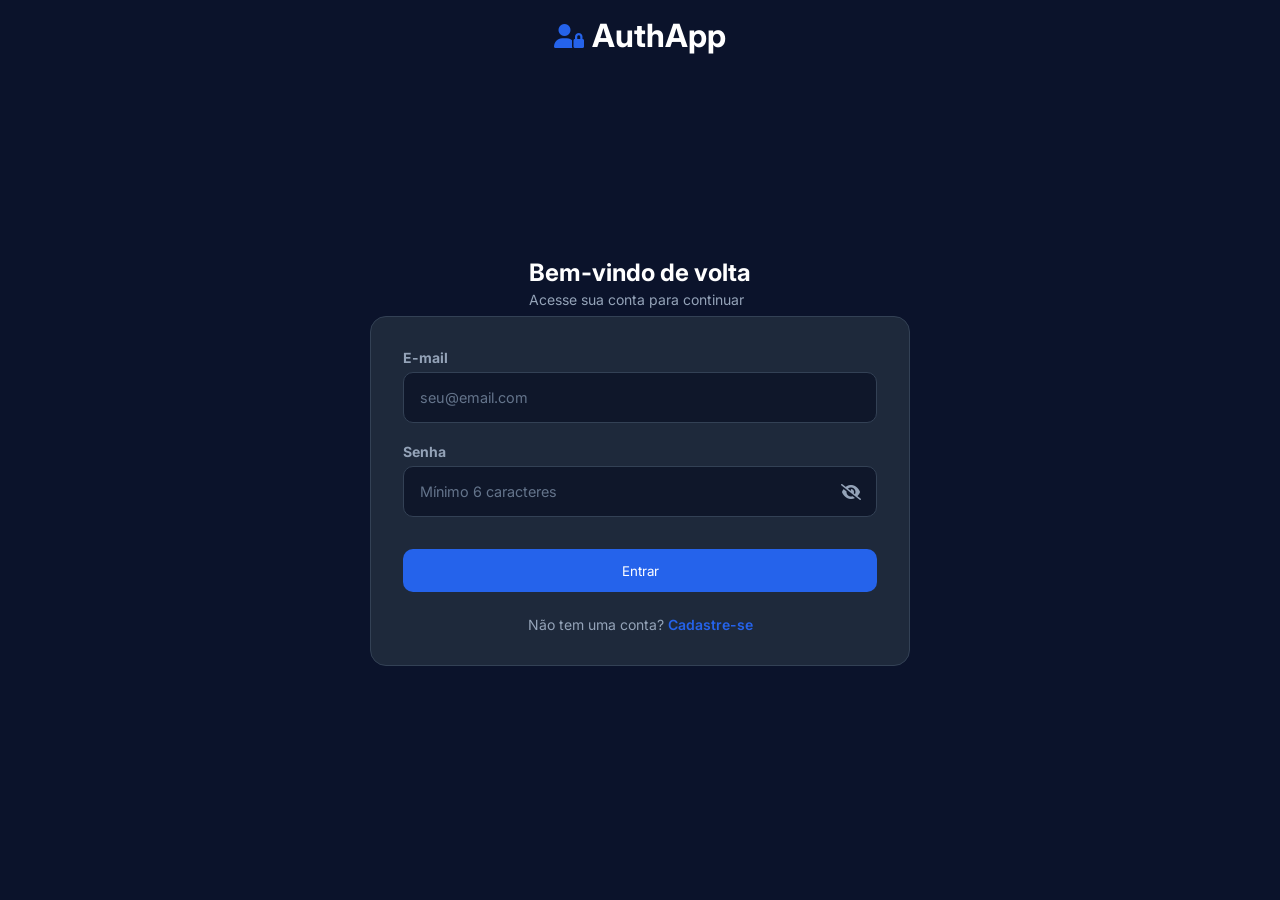
<file: frontend/index.html>
<!DOCTYPE html>
<html lang="pt-br">

<head>
    <meta charset="UTF-8">
    <meta name="viewport" content="width=device-width, initial-scale=1.0">
    <title>AuthApp - Login</title>
    <link rel="stylesheet" href="https://cdnjs.cloudflare.com/ajax/libs/font-awesome/6.5.1/css/all.min.css">
    <link rel="stylesheet" href="css/global.css">
    <link rel="stylesheet" href="css/auth.css">
</head>

<body>
    <header class="header">
        <div class="logo-container">
            <i class="fa-solid fa-user-lock logo"></i>
            <span class="logo-text">AuthApp</span>
        </div>
    </header>
    <main class="container">
        <div class="form-header">
            <h2 class="title-form-header">Bem-vindo de volta</h2>
            <p class="paragraph-form-header">Acesse sua conta para continuar</p>
        </div>

        <div id="mensagem-feedback" class="feedback-message" style="display: none;"></div>

        <div class="form-card">
            <form id="form-login" method="POST" novalidate>
                <div class="field email">
                    <label for="email" class="text-field">E-mail</label>
                    <input type="email" id="email" name="email" placeholder="seu@email.com" autocomplete="email"
                        required>
                </div>

                <div class="field password-field">
                    <label for="senha" class="text-field">Senha</label>
                    <div class="input-wrapper">
                        <input type="password" id="senha" name="senha" placeholder="Mínimo 6 caracteres" minlength="6"
                            required>
                        <i class="fa-solid fa-eye-slash toggle-password" id="toggle-senha"></i>
                    </div>
                </div>

                <button type="submit" class="btn-primary">Entrar</button>

                <div class="form-footer">
                    <p>Não tem uma conta? <a href="cadastro.html"><span>Cadastre-se</span></a></p>
                </div>
            </form>
        </div>
    </main>

    <script type="module" src="js/pages/login.js"></script>
</body>

</html>
</file>
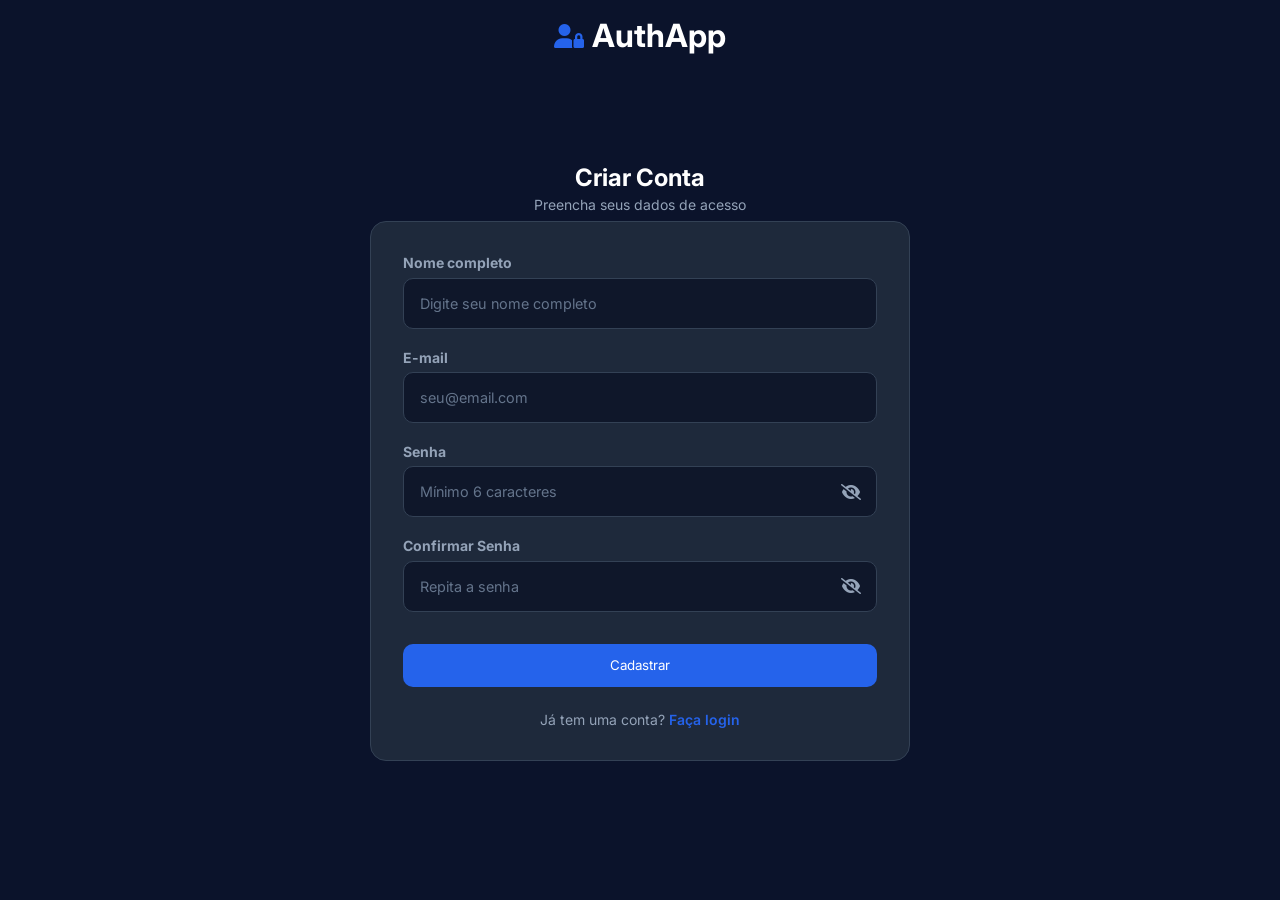
<file: frontend/cadastro.html>
<!DOCTYPE html>
<html lang="pt-br">

<head>
    <meta charset="UTF-8">
    <meta name="viewport" content="width=device-width, initial-scale=1.0">
    <title>AuthApp - Criar Conta</title>
    <link rel="stylesheet" href="https://cdnjs.cloudflare.com/ajax/libs/font-awesome/6.5.1/css/all.min.css">
    <link rel="stylesheet" href="css/global.css">
    <link rel="stylesheet" href="css/auth.css">
</head>

<body>
    <header class="header">
        <div class="logo-container">
            <i class="fa-solid fa-user-lock logo"></i>
            <span class="logo-text">AuthApp</span>
        </div>
    </header>
    <main class="container">
        <div class="form-header">
            <h2 class="title-form-header">Criar Conta</h2>
            <p class="paragraph-form-header">Preencha seus dados de acesso</p>
        </div>

        <div id="mensagem-feedback" class="feedback-message" style="display: none;"></div>

        <div class="form-card">
            <form id="form-cadastro" novalidate>
                <div class="field name">
                    <label for="nome" class="text-field">Nome completo</label>
                    <input type="text" id="nome" name="nome" placeholder="Digite seu nome completo" autocomplete="name"
                        required>
                </div>

                <div class="field email">
                    <label for="email" class="text-field">E-mail</label>
                    <input type="email" id="email" name="email" placeholder="seu@email.com" autocomplete="email"
                        required>
                </div>

                <div class="field password-field">
                    <label for="senha" class="text-field">Senha</label>
                    <div class="input-wrapper">
                        <input type="password" id="senha" name="senha" placeholder="Mínimo 6 caracteres" minlength="6"
                            required>
                        <i class="fa-solid fa-eye-slash toggle-password" id="toggle-senha"></i>
                    </div>
                </div>

                <div class="field password-field">
                    <label for="confirmarSenha" class="text-field">Confirmar Senha</label>
                    <div class="input-wrapper">
                        <input type="password" id="confirmarSenha" name="confirmarSenha" placeholder="Repita a senha"
                            minlength="6" required>
                        <i class="fa-solid fa-eye-slash toggle-password" id="toggle-confirmarSenha"></i>
                    </div>
                </div>

                <button type="submit" class="btn-primary">Cadastrar</button>

                <div class="form-footer">
                    <p>Já tem uma conta? <a href="index.html"><span>Faça login</span></a></p>
                </div>
            </form>
        </div>
    </main>

    <script type="module" src="js/pages/cadastro.js"></script>
</body>

</html>
</file>
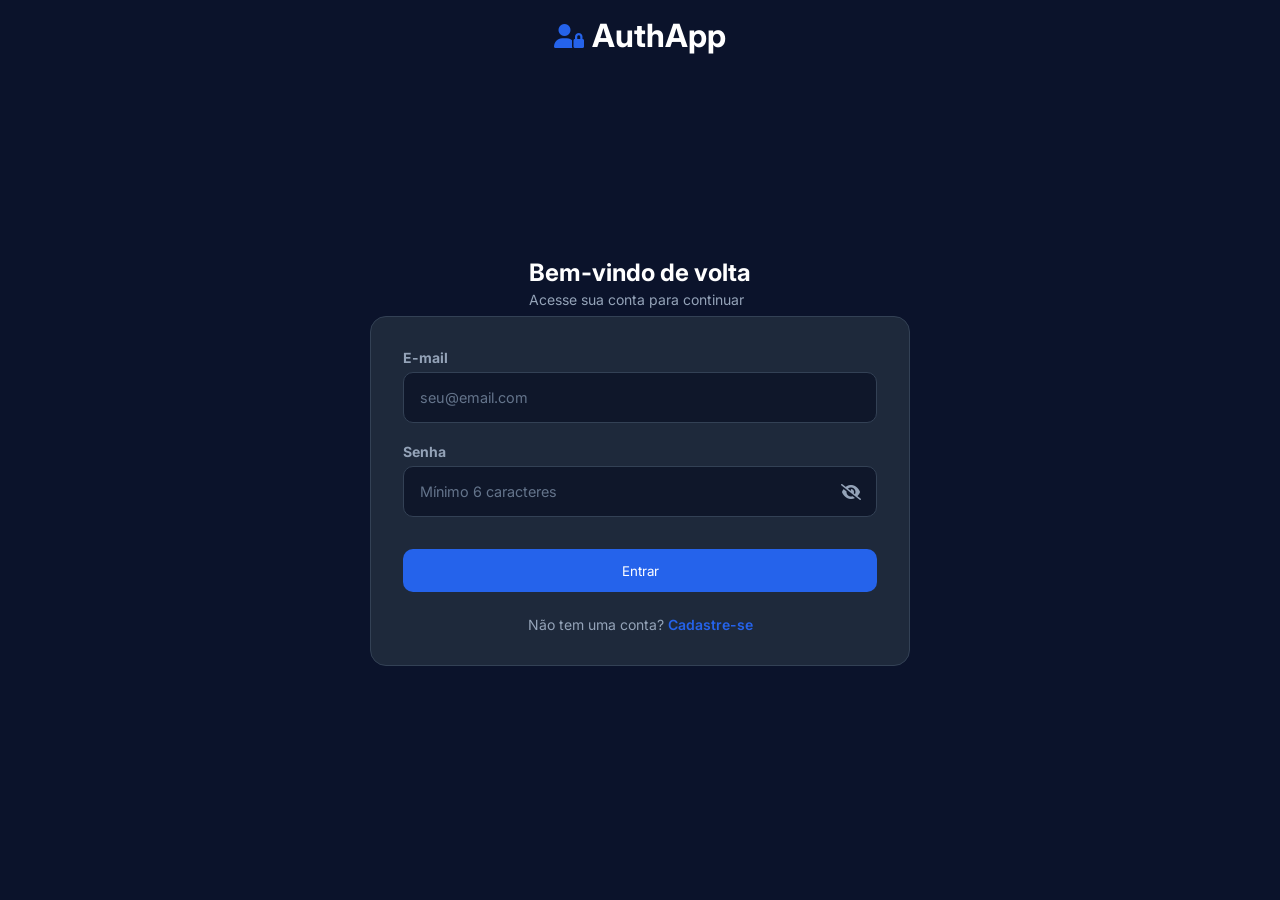
<file: frontend/perfil.html>
<!DOCTYPE html>
<html lang="pt-br">

<head>
    <meta charset="UTF-8">
    <meta name="viewport" content="width=device-width, initial-scale=1.0">
    <title>AuthApp - Perfil</title>
    <link rel="stylesheet" href="https://cdnjs.cloudflare.com/ajax/libs/font-awesome/6.5.1/css/all.min.css">
    <link rel="stylesheet" href="css/global.css">
    <link rel="stylesheet" href="css/perfil.css">
</head>

<body>
    <!-- Navbar limpa e alinhada ao protótipo -->
    <header class="navbar">
        <div class="nav-brand">
            <i class="fa-solid fa-user-lock logo"></i>
            <span class="logo-text">AuthApp</span>
        </div>
        <div class="nav-user-actions">
            <span id="nav-saudacao" class="nav-saudacao"></span>
            <button id="btn-logout" class="btn-logout" type="button" aria-label="Encerrar sessão">
                <span>Sair</span>
                <i class="fa-solid fa-arrow-right-from-bracket"></i>
            </button>
        </div>
    </header>

    <main class="perfil-container">
        <!-- Container de Alertas e Feedbacks -->
        <div id="mensagem-feedback" class="feedback-message" style="display: none;"></div>

        <div class="perfil-wrapper">
            <!-- Bloco 1: Card de Apresentação / Sidebar no Desktop -->
            <aside class="perfil-sidebar">
                <section class="card-usuario">
                    <div class="avatar-circle">
                        <span id="avatar-iniciais">GL</span>
                    </div>
                    <h1 id="display-nome" class="usuario-nome">Carregando...</h1>
                    <p id="display-email" class="usuario-email">carregando@email.com</p>
                    <div class="status-badge">
                        <span class="status-dot"></span>
                        <span id="display-status">Conta Ativa</span>
                    </div>
                </section>

                <!-- Zona de Perigo (Integrada à sidebar no desktop) -->
                <section class="card-exclusao">
                    <h3 class="danger-titulo">Zona de Perigo</h3>
                    <p class="danger-descricao">Deseja encerrar sua conta permanentemente?</p>
                    <button type="button" id="btn-excluir" class="btn-danger">
                        Excluir minha conta
                    </button>
                </section>
            </aside>

            <!-- Bloco 2: Formulário de Edição -->
            <section class="card-editar-perfil">
                <h2 class="card-titulo">Editar Perfil</h2>
                <form id="form-editar-perfil">
                    <div class="field">
                        <label for="input-nome" class="text-field">Nome completo</label>
                        <input type="text" id="input-nome" name="nome" placeholder="Seu nome completo"
                            autocomplete="name" required>
                    </div>

                    <div class="field">
                        <label for="input-email" class="text-field">E-mail</label>
                        <input type="email" id="input-email" name="email" placeholder="seu@email.com" disabled>
                    </div>

                    <button type="submit" class="btn-primary" id="btn-salvar">
                        Salvar alterações
                    </button>
                </form>
            </section>
        </div>
    </main>

    <script type="module" src="js/pages/perfil.js"></script>
</body>

</html>
</file>
<file: frontend/css/global.css>
@import url('https://fonts.googleapis.com/css2?family=Inter:wght@400;500;600;700&display=swap');

:root {
    --bg-main: #0B132B;       /* Fundo da tela inteira */
    --bg-card: #1E293B;
    --bg-input: #0F172A;
    
    --border-color: #334155;
    --border-focus: #3B82F6;

    --text-primary: #FFFFFF;
    --text-secondary: #94A3B8;
    --text-muted: #64748B;

    --primary-blue: #2563EB;
    --primary-blue-hover: #1D4ED8;
    --danger-red: #EF4444;
    --danger-red-hover: #DC2626;
    --success-green: #10B981;

    --font-family: 'Inter', -apple-system, BlinkMacSystemFont, "Segoe UI", Roboto, sans-serif;
}

* {
    margin: 0;
    padding: 0;
    box-sizing: border-box;
    font-family: var(--font-family);
}
body {
    background-color: var(--bg-main);
    color: var(--text-primary);
    min-height: 100vh;
}
</file>
<file: frontend/css/auth.css>
@import url(global.css);

body {
    min-height: 100vh;
    display: flex;
    flex-direction: column;
    justify-content: center;
    align-items: center;
    padding: 1.5rem 1rem;
    position: relative;
}

.header {
    position: absolute;
    top: 1rem;
    left: 50%;
    transform: translateX(-50%);
    width: auto;
    margin-bottom: 0;
}

.logo-container {
    display: flex;
    flex-direction: row;
    justify-content: center;
    align-items: center;
    padding-top: 0;
    gap: 0.5rem;
}

.logo {
    color: var(--primary-blue);
    font-size: 1.5rem;
}

.logo-text {
    font-weight: bold;
    color: var(--text-primary);
    font-size: 2rem;
}

.container {
    width: 100%;
    max-width: 540px;
    display: flex;
    flex-direction: column;
    align-items: center;
}

.form-header {
    padding-top: 1.5em;
    padding-bottom: 0.5rem;
}

.title-form-header {
    text-align: center;
    color: var(--text-primary);
    font-size: 1.5rem;
    margin-bottom: 0.25rem;
}

.paragraph-form-header {
    color: var(--text-secondary);
    font-size: 0.875rem;
}

.form-card {
    width: 100%;
    max-width: 540px;
    background-color: var(--bg-card);
    border: 1px solid var(--border-color);
    border-radius: 16px;
    padding: 2rem;
}

.field {
    display: flex;
    flex-direction: column;
    margin-bottom: 1.25rem;
}

.text-field {
    color: var(--text-secondary);
    font-weight: bold;
    font-size: 0.875rem;
    margin-bottom: 0.4rem;
}

.field input {
    width: 100%;
    background-color: var(--bg-input);
    color: var(--text-primary);
    border: 1px solid var(--border-color);
    border-radius: 10px;
    padding: 1rem;
    font-size: 0.9rem;
    outline: none;
}

.field input:focus {
    border-color: var(--border-focus);
}

.field input::placeholder {
    color: var(--text-muted);
}

.input-wrapper {
    position: relative;
    display: flex;
    align-items: center;
}

.input-wrapper input {
    padding-right: 2.5rem;
}

.toggle-password {
    position: absolute;
    right: 1rem;
    cursor: pointer;
    color: var(--text-secondary);
    transition: color 0.3s ease;
}

.toggle-password:hover {
    color: var(--text-primary);
}

.btn-primary {
    width: 100%;
    background-color: var(--primary-blue);
    color: var(--text-primary);
    border: none;
    border-radius: 10px;
    padding: 0.85rem;
    cursor: pointer;
    margin-top: 0.75rem;
    transition: background-color 0.2s ease;
}

.btn-primary:hover {
    background-color: var(--primary-blue-hover);
}

.btn-primary:disabled {
    opacity: 0.6;
    cursor: not-allowed;
}

.form-footer {
    text-align: center;
    margin-top: 1.5rem;
    font-size: 0.875rem;
    color: var(--text-secondary);
}

.form-footer a {
    text-decoration: none;
}

.form-footer a span {
    color: var(--primary-blue);
    font-weight: 600;
}

.form-footer a span:hover {
    text-decoration: underline;
}

.field input.input-error {
    border-color: var(--danger-red, #EF4444) !important;
    box-shadow: 0 0 0 2px rgba(239, 68, 68, 0.25) !important;
}
</file>
<file: frontend/css/perfil.css>
@import url('global.css');

/* ==========================================================================
   Layout Base & Reset
   ========================================================================== */
body {
    min-height: 100vh;
    background-color: var(--bg-main, #0F172A);
    color: var(--text-primary);
    display: flex;
    flex-direction: column;
}

/* ==========================================================================
   Navbar Superior
   ========================================================================== */
.navbar {
    width: 100%;
    background-color: var(--bg-main, #0F172A);
    border-bottom: 1px solid rgba(255, 255, 255, 0.06);
    padding: 1rem 1.25rem;
    display: flex;
    justify-content: space-between;
    align-items: center;
}

.nav-brand {
    display: flex;
    align-items: center;
    gap: 0.5rem;
}

.nav-brand .logo {
    color: var(--primary-blue, #2563EB);
    font-size: 1.25rem;
}

.nav-brand .logo-text {
    font-weight: 700;
    font-size: 1.15rem;
    color: #FFFFFF;
}

.nav-user-actions {
    display: flex;
    align-items: center;
    gap: 1rem;
}

.nav-saudacao {
    display: none;
    font-size: 0.85rem;
    color: var(--text-secondary, #94A3B8);
}

.btn-logout {
    background: transparent;
    border: none;
    color: var(--text-secondary, #94A3B8);
    font-size: 0.85rem;
    font-weight: 600;
    cursor: pointer;
    display: flex;
    align-items: center;
    gap: 0.4rem;
    padding: 0.4rem 0.6rem;
    border-radius: 6px;
    transition: background-color 0.2s ease, color 0.2s ease;
}

.btn-logout:hover {
    color: #FFFFFF;
    background-color: rgba(255, 255, 255, 0.05);
}

/* ==========================================================================
   Container Geral (Mobile-First)
   ========================================================================== */
.perfil-container {
    width: 100%;
    flex: 1;
    display: flex;
    flex-direction: column;
    align-items: center;
    padding: 1rem;
}

.feedback-message {
    width: 100%;
    max-width: 420px;
    margin-bottom: 1rem;
}

.perfil-wrapper {
    width: 100%;
    max-width: 420px;
    display: flex;
    flex-direction: column;
    gap: 1rem;
}

.perfil-sidebar {
    display: flex;
    flex-direction: column;
    gap: 1rem;
    width: 100%;
}

/* ==========================================================================
   Card 1: Identificação do Usuário
   ========================================================================== */
.card-usuario {
    background-color: var(--bg-card, #1E293B);
    border: 1px solid rgba(255, 255, 255, 0.06);
    border-radius: 14px;
    padding: 1.5rem 1rem;
    display: flex;
    flex-direction: column;
    align-items: center;
    text-align: center;
}

.avatar-circle {
    width: 72px;
    height: 72px;
    border-radius: 50%;
    background-color: #0F172A;
    border: 1px solid rgba(255, 255, 255, 0.12);
    display: flex;
    justify-content: center;
    align-items: center;
    margin-bottom: 0.85rem;
}

#avatar-iniciais {
    font-size: 1.35rem;
    font-weight: 700;
    color: #FFFFFF;
    letter-spacing: 0.5px;
}

.usuario-nome {
    font-size: 1.15rem;
    font-weight: 700;
    color: #FFFFFF;
    margin-bottom: 0.2rem;
}

.usuario-email {
    font-size: 0.8rem;
    color: var(--text-secondary, #94A3B8);
    margin-bottom: 0.85rem;
}

.status-badge {
    display: inline-flex;
    align-items: center;
    gap: 0.35rem;
    background-color: rgba(16, 185, 129, 0.12);
    color: #10B981;
    border: 1px solid rgba(16, 185, 129, 0.25);
    border-radius: 999px;
    padding: 0.25rem 0.75rem;
    font-size: 0.72rem;
    font-weight: 600;
}

.status-dot {
    width: 5px;
    height: 5px;
    background-color: #10B981;
    border-radius: 50%;
}

/* ==========================================================================
   Card 2: Formulário de Edição
   ========================================================================== */
.card-editar-perfil {
    background-color: var(--bg-card, #1E293B);
    border: 1px solid rgba(255, 255, 255, 0.06);
    border-radius: 14px;
    padding: 1.5rem 1.25rem;
}

.card-titulo {
    font-size: 1.15rem;
    font-weight: 700;
    color: #FFFFFF;
    margin-bottom: 1.25rem;
}

.field {
    display: flex;
    flex-direction: column;
    margin-bottom: 1rem;
}

.text-field {
    color: var(--text-secondary, #94A3B8);
    font-weight: 600;
    font-size: 0.8rem;
    margin-bottom: 0.35rem;
}

.field input {
    width: 100%;
    background-color: var(--bg-input, #0F172A);
    color: #FFFFFF;
    border: 1px solid rgba(255, 255, 255, 0.1);
    border-radius: 8px;
    padding: 0.7rem 0.85rem;
    font-size: 0.875rem;
    outline: none;
    transition: border-color 0.2s ease, box-shadow 0.2s ease;
}

.field input:focus {
    border-color: var(--primary-blue, #2563EB);
    box-shadow: 0 0 0 2px rgba(37, 99, 235, 0.2);
}

.field input:disabled {
    opacity: 0.55;
    cursor: not-allowed;
}

.btn-primary {
    width: 100%;
    background-color: var(--primary-blue, #2563EB);
    color: #FFFFFF;
    border: none;
    border-radius: 8px;
    padding: 0.8rem;
    font-size: 0.9rem;
    font-weight: 600;
    cursor: pointer;
    margin-top: 0.35rem;
    transition: background-color 0.2s ease;
}

.btn-primary:hover {
    background-color: var(--primary-blue-hover, #1D4ED8);
}

.btn-primary:disabled {
    opacity: 0.6;
    cursor: not-allowed;
}

/* ==========================================================================
   Card 3: Zona de Perigo (Mobile)
   ========================================================================== */
.card-exclusao {
    background-color: var(--bg-card, #1E293B);
    border: 1px solid rgba(255, 255, 255, 0.06);
    border-radius: 14px;
    padding: 1.25rem 1rem;
    text-align: center;
}

.danger-titulo {
    font-size: 0.875rem;
    font-weight: 700;
    color: #EF4444;
    margin-bottom: 0.25rem;
}

.danger-descricao {
    font-size: 0.75rem;
    color: var(--text-secondary, #94A3B8);
    margin-bottom: 0.85rem;
}

.btn-danger {
    width: 100%;
    background-color: transparent;
    color: #EF4444;
    border: 1px solid rgba(239, 68, 68, 0.4);
    border-radius: 8px;
    padding: 0.65rem;
    font-size: 0.825rem;
    font-weight: 600;
    cursor: pointer;
    transition: all 0.2s ease;
}

.btn-danger:hover {
    background-color: rgba(239, 68, 68, 0.12);
    border-color: #EF4444;
}

/* ==========================================================================
   Layout Desktop (>= 860px) - Unificação Fiel ao Figma
   ========================================================================== */
@media (min-width: 860px) {
    .navbar {
        padding: 1.25rem 2.5rem;
    }

    .nav-saudacao {
        display: inline-block;
    }

    .perfil-container {
        justify-content: center;
        padding: 2.5rem 1rem;
    }

    .perfil-wrapper {
        max-width: 860px;
        flex-direction: row;
        background-color: var(--bg-card, #1E293B);
        border: 1px solid rgba(255, 255, 255, 0.08);
        border-radius: 20px;
        padding: 2.5rem;
        gap: 3rem;
        align-items: center;
        box-shadow: 0 25px 50px -12px rgba(0, 0, 0, 0.5);
    }

    .perfil-sidebar {
        flex: 1;
        align-items: center;
    }

    .card-usuario {
        background: transparent;
        border: none;
        padding: 0;
    }

    .avatar-circle {
        width: 84px;
        height: 84px;
    }

    .card-exclusao {
        background: transparent;
        border: none;
        padding: 1.25rem 0 0 0;
        width: 100%;
        max-width: 240px;
    }

    .danger-titulo, 
    .danger-descricao {
        display: none; /* No frame Desktop do Figma, exibe diretamente o botão */
    }

    .card-editar-perfil {
        flex: 1.3;
        background: transparent;
        border: none;
        border-left: 1px solid rgba(255, 255, 255, 0.08);
        border-radius: 0;
        padding: 0 0 0 3rem;
    }
}

.field input.input-error {
    border-color: var(--danger-red, #EF4444) !important;
    box-shadow: 0 0 0 2px rgba(239, 68, 68, 0.25) !important;
}
</file>
